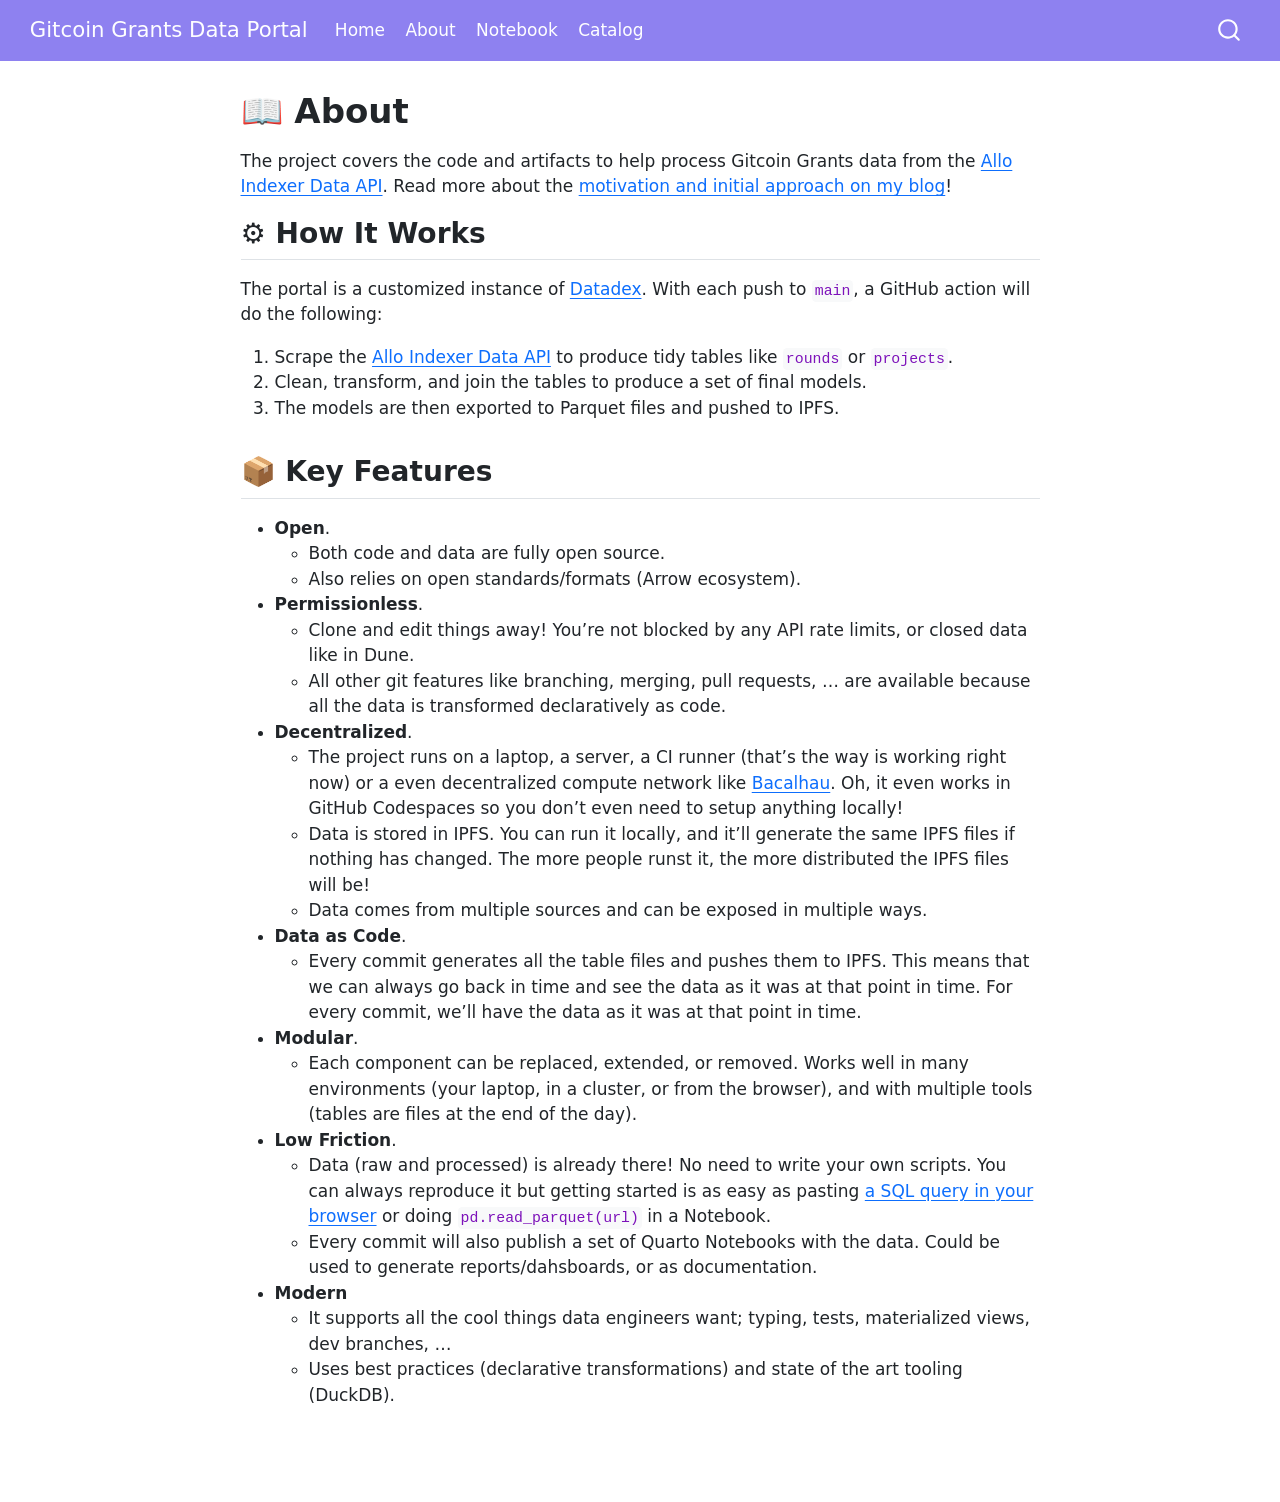
<file: about.html>
<!DOCTYPE html>
<html xmlns="http://www.w3.org/1999/xhtml" lang="en" xml:lang="en"><head>

<meta charset="utf-8">
<meta name="generator" content="quarto-1.4.537">

<meta name="viewport" content="width=device-width, initial-scale=1.0, user-scalable=yes">


<title>Gitcoin Grants Data Portal - 📖 About</title>
<style>
code{white-space: pre-wrap;}
span.smallcaps{font-variant: small-caps;}
div.columns{display: flex; gap: min(4vw, 1.5em);}
div.column{flex: auto; overflow-x: auto;}
div.hanging-indent{margin-left: 1.5em; text-indent: -1.5em;}
ul.task-list{list-style: none;}
ul.task-list li input[type="checkbox"] {
  width: 0.8em;
  margin: 0 0.8em 0.2em -1em; /* quarto-specific, see https://github.com/quarto-dev/quarto-cli/issues/4556 */ 
  vertical-align: middle;
}
</style>


<script src="site_libs/quarto-nav/quarto-nav.js"></script>
<script src="site_libs/quarto-nav/headroom.min.js"></script>
<script src="site_libs/clipboard/clipboard.min.js"></script>
<script src="site_libs/quarto-search/autocomplete.umd.js"></script>
<script src="site_libs/quarto-search/fuse.min.js"></script>
<script src="site_libs/quarto-search/quarto-search.js"></script>
<meta name="quarto:offset" content="./">
<script src="site_libs/quarto-html/quarto.js"></script>
<script src="site_libs/quarto-html/popper.min.js"></script>
<script src="site_libs/quarto-html/tippy.umd.min.js"></script>
<script src="site_libs/quarto-html/anchor.min.js"></script>
<link href="site_libs/quarto-html/tippy.css" rel="stylesheet">
<link href="site_libs/quarto-html/quarto-syntax-highlighting.css" rel="stylesheet" id="quarto-text-highlighting-styles">
<script src="site_libs/bootstrap/bootstrap.min.js"></script>
<link href="site_libs/bootstrap/bootstrap-icons.css" rel="stylesheet">
<link href="site_libs/bootstrap/bootstrap.min.css" rel="stylesheet" id="quarto-bootstrap" data-mode="light">
<script id="quarto-search-options" type="application/json">{
  "location": "navbar",
  "copy-button": false,
  "collapse-after": 3,
  "panel-placement": "end",
  "type": "overlay",
  "limit": 50,
  "keyboard-shortcut": [
    "f",
    "/",
    "s"
  ],
  "show-item-context": false,
  "language": {
    "search-no-results-text": "No results",
    "search-matching-documents-text": "matching documents",
    "search-copy-link-title": "Copy link to search",
    "search-hide-matches-text": "Hide additional matches",
    "search-more-match-text": "more match in this document",
    "search-more-matches-text": "more matches in this document",
    "search-clear-button-title": "Clear",
    "search-text-placeholder": "",
    "search-detached-cancel-button-title": "Cancel",
    "search-submit-button-title": "Submit",
    "search-label": "Search"
  }
}</script>


</head>

<body class="nav-fixed fullcontent">

<div id="quarto-search-results"></div>
  <header id="quarto-header" class="headroom fixed-top">
    <nav class="navbar navbar-expand-lg " data-bs-theme="dark">
      <div class="navbar-container container-fluid">
      <div class="navbar-brand-container mx-auto">
    <a class="navbar-brand" href="./index.html">
    <span class="navbar-title">Gitcoin Grants Data Portal</span>
    </a>
  </div>
            <div id="quarto-search" class="" title="Search"></div>
          <button class="navbar-toggler" type="button" data-bs-toggle="collapse" data-bs-target="#navbarCollapse" aria-controls="navbarCollapse" aria-expanded="false" aria-label="Toggle navigation" onclick="if (window.quartoToggleHeadroom) { window.quartoToggleHeadroom(); }">
  <span class="navbar-toggler-icon"></span>
</button>
          <div class="collapse navbar-collapse" id="navbarCollapse">
            <ul class="navbar-nav navbar-nav-scroll me-auto">
  <li class="nav-item">
    <a class="nav-link" href="./index.html"> 
<span class="menu-text">Home</span></a>
  </li>  
  <li class="nav-item">
    <a class="nav-link active" href="./about.html" aria-current="page"> 
<span class="menu-text">About</span></a>
  </li>  
  <li class="nav-item">
    <a class="nav-link" href="./notebook.html"> 
<span class="menu-text">Notebook</span></a>
  </li>  
  <li class="nav-item">
    <a class="nav-link" href="./catalog.html"> 
<span class="menu-text">Catalog</span></a>
  </li>  
</ul>
          </div> <!-- /navcollapse -->
          <div class="quarto-navbar-tools">
</div>
      </div> <!-- /container-fluid -->
    </nav>
</header>
<!-- content -->
<div id="quarto-content" class="quarto-container page-columns page-rows-contents page-layout-article page-navbar">
<!-- sidebar -->
<!-- margin-sidebar -->
    
<!-- main -->
<main class="content" id="quarto-document-content">

<header id="title-block-header" class="quarto-title-block default">
<div class="quarto-title">
<h1 class="title">📖 About</h1>
</div>



<div class="quarto-title-meta">

    
  
    
  </div>
  


</header>


<p>The project covers the code and artifacts to help process Gitcoin Grants data from the <a href="https://indexer-production.fly.dev/data/">Allo Indexer Data API</a>. Read more about the <a href="https://davidgasquez.github.io/gitcoin-data/">motivation and initial approach on my blog</a>!</p>
<section id="how-it-works" class="level2">
<h2 class="anchored" data-anchor-id="how-it-works">⚙️ How It Works</h2>
<p>The portal is a customized instance of <a href="https://github.com/davidgasquez/datadex">Datadex</a>. With each push to <code>main</code>, a GitHub action will do the following:</p>
<ol type="1">
<li>Scrape the <a href="https://indexer-production.fly.dev/data/">Allo Indexer Data API</a> to produce tidy tables like <code>rounds</code> or <code>projects</code>.</li>
<li>Clean, transform, and join the tables to produce a set of final models.</li>
<li>The models are then exported to Parquet files and pushed to IPFS.</li>
</ol>
</section>
<section id="key-features" class="level2">
<h2 class="anchored" data-anchor-id="key-features">📦 Key Features</h2>
<ul>
<li><strong>Open</strong>.
<ul>
<li>Both code and data are fully open source.</li>
<li>Also relies on open standards/formats (Arrow ecosystem).</li>
</ul></li>
<li><strong>Permissionless</strong>.
<ul>
<li>Clone and edit things away! You’re not blocked by any API rate limits, or closed data like in Dune.</li>
<li>All other git features like branching, merging, pull requests, … are available because all the data is transformed declaratively as code.</li>
</ul></li>
<li><strong>Decentralized</strong>.
<ul>
<li>The project runs on a laptop, a server, a CI runner (that’s the way is working right now) or a even decentralized compute network like <a href="https://www.bacalhau.org/">Bacalhau</a>. Oh, it even works in GitHub Codespaces so you don’t even need to setup anything locally!</li>
<li>Data is stored in IPFS. You can run it locally, and it’ll generate the same IPFS files if nothing has changed. The more people runst it, the more distributed the IPFS files will be!</li>
<li>Data comes from multiple sources and can be exposed in multiple ways.</li>
</ul></li>
<li><strong>Data as Code</strong>.
<ul>
<li>Every commit generates all the table files and pushes them to IPFS. This means that we can always go back in time and see the data as it was at that point in time. For every commit, we’ll have the data as it was at that point in time.</li>
</ul></li>
<li><strong>Modular</strong>.
<ul>
<li>Each component can be replaced, extended, or removed. Works well in many environments (your laptop, in a cluster, or from the browser), and with multiple tools (tables are files at the end of the day).</li>
</ul></li>
<li><strong>Low Friction</strong>.
<ul>
<li>Data (raw and processed) is already there! No need to write your own scripts. You can always reproduce it but getting started is as easy as pasting <a href="https://shell.duckdb.org/">a SQL query in your browser</a> or doing <code>pd.read_parquet(url)</code> in a Notebook.</li>
<li>Every commit will also publish a set of Quarto Notebooks with the data. Could be used to generate reports/dahsboards, or as documentation.</li>
</ul></li>
<li><strong>Modern</strong>
<ul>
<li>It supports all the cool things data engineers want; typing, tests, materialized views, dev branches, …</li>
<li>Uses best practices (declarative transformations) and state of the art tooling (DuckDB).</li>
</ul></li>
</ul>


</section>

</main> <!-- /main -->
<script id="quarto-html-after-body" type="application/javascript">
window.document.addEventListener("DOMContentLoaded", function (event) {
  const toggleBodyColorMode = (bsSheetEl) => {
    const mode = bsSheetEl.getAttribute("data-mode");
    const bodyEl = window.document.querySelector("body");
    if (mode === "dark") {
      bodyEl.classList.add("quarto-dark");
      bodyEl.classList.remove("quarto-light");
    } else {
      bodyEl.classList.add("quarto-light");
      bodyEl.classList.remove("quarto-dark");
    }
  }
  const toggleBodyColorPrimary = () => {
    const bsSheetEl = window.document.querySelector("link#quarto-bootstrap");
    if (bsSheetEl) {
      toggleBodyColorMode(bsSheetEl);
    }
  }
  toggleBodyColorPrimary();  
  const icon = "";
  const anchorJS = new window.AnchorJS();
  anchorJS.options = {
    placement: 'right',
    icon: icon
  };
  anchorJS.add('.anchored');
  const isCodeAnnotation = (el) => {
    for (const clz of el.classList) {
      if (clz.startsWith('code-annotation-')) {                     
        return true;
      }
    }
    return false;
  }
  const clipboard = new window.ClipboardJS('.code-copy-button', {
    text: function(trigger) {
      const codeEl = trigger.previousElementSibling.cloneNode(true);
      for (const childEl of codeEl.children) {
        if (isCodeAnnotation(childEl)) {
          childEl.remove();
        }
      }
      return codeEl.innerText;
    }
  });
  clipboard.on('success', function(e) {
    // button target
    const button = e.trigger;
    // don't keep focus
    button.blur();
    // flash "checked"
    button.classList.add('code-copy-button-checked');
    var currentTitle = button.getAttribute("title");
    button.setAttribute("title", "Copied!");
    let tooltip;
    if (window.bootstrap) {
      button.setAttribute("data-bs-toggle", "tooltip");
      button.setAttribute("data-bs-placement", "left");
      button.setAttribute("data-bs-title", "Copied!");
      tooltip = new bootstrap.Tooltip(button, 
        { trigger: "manual", 
          customClass: "code-copy-button-tooltip",
          offset: [0, -8]});
      tooltip.show();    
    }
    setTimeout(function() {
      if (tooltip) {
        tooltip.hide();
        button.removeAttribute("data-bs-title");
        button.removeAttribute("data-bs-toggle");
        button.removeAttribute("data-bs-placement");
      }
      button.setAttribute("title", currentTitle);
      button.classList.remove('code-copy-button-checked');
    }, 1000);
    // clear code selection
    e.clearSelection();
  });
  function tippyHover(el, contentFn, onTriggerFn, onUntriggerFn) {
    const config = {
      allowHTML: true,
      maxWidth: 500,
      delay: 100,
      arrow: false,
      appendTo: function(el) {
          return el.parentElement;
      },
      interactive: true,
      interactiveBorder: 10,
      theme: 'quarto',
      placement: 'bottom-start',
    };
    if (contentFn) {
      config.content = contentFn;
    }
    if (onTriggerFn) {
      config.onTrigger = onTriggerFn;
    }
    if (onUntriggerFn) {
      config.onUntrigger = onUntriggerFn;
    }
    window.tippy(el, config); 
  }
  const noterefs = window.document.querySelectorAll('a[role="doc-noteref"]');
  for (var i=0; i<noterefs.length; i++) {
    const ref = noterefs[i];
    tippyHover(ref, function() {
      // use id or data attribute instead here
      let href = ref.getAttribute('data-footnote-href') || ref.getAttribute('href');
      try { href = new URL(href).hash; } catch {}
      const id = href.replace(/^#\/?/, "");
      const note = window.document.getElementById(id);
      return note.innerHTML;
    });
  }
  const xrefs = window.document.querySelectorAll('a.quarto-xref');
  const processXRef = (id, note) => {
    // Strip column container classes
    const stripColumnClz = (el) => {
      el.classList.remove("page-full", "page-columns");
      if (el.children) {
        for (const child of el.children) {
          stripColumnClz(child);
        }
      }
    }
    stripColumnClz(note)
    if (id === null || id.startsWith('sec-')) {
      // Special case sections, only their first couple elements
      const container = document.createElement("div");
      if (note.children && note.children.length > 2) {
        container.appendChild(note.children[0].cloneNode(true));
        for (let i = 1; i < note.children.length; i++) {
          const child = note.children[i];
          if (child.tagName === "P" && child.innerText === "") {
            continue;
          } else {
            container.appendChild(child.cloneNode(true));
            break;
          }
        }
        if (window.Quarto?.typesetMath) {
          window.Quarto.typesetMath(container);
        }
        return container.innerHTML
      } else {
        if (window.Quarto?.typesetMath) {
          window.Quarto.typesetMath(note);
        }
        return note.innerHTML;
      }
    } else {
      // Remove any anchor links if they are present
      const anchorLink = note.querySelector('a.anchorjs-link');
      if (anchorLink) {
        anchorLink.remove();
      }
      if (window.Quarto?.typesetMath) {
        window.Quarto.typesetMath(note);
      }
      return note.innerHTML;
    }
  }
  for (var i=0; i<xrefs.length; i++) {
    const xref = xrefs[i];
    tippyHover(xref, undefined, function(instance) {
      instance.disable();
      let url = xref.getAttribute('href');
      let hash = undefined; 
      if (url.startsWith('#')) {
        hash = url;
      } else {
        try { hash = new URL(url).hash; } catch {}
      }
      if (hash) {
        const id = hash.replace(/^#\/?/, "");
        const note = window.document.getElementById(id);
        if (note !== null) {
          try {
            const html = processXRef(id, note.cloneNode(true));
            instance.setContent(html);
          } finally {
            instance.enable();
            instance.show();
          }
        } else {
          // See if we can fetch this
          fetch(url.split('#')[0])
          .then(res => res.text())
          .then(html => {
            const parser = new DOMParser();
            const htmlDoc = parser.parseFromString(html, "text/html");
            const note = htmlDoc.getElementById(id);
            if (note !== null) {
              const html = processXRef(id, note);
              instance.setContent(html);
            } 
          }).finally(() => {
            instance.enable();
            instance.show();
          });
        }
      } else {
        // See if we can fetch a full url (with no hash to target)
        // This is a special case and we should probably do some content thinning / targeting
        fetch(url)
        .then(res => res.text())
        .then(html => {
          const parser = new DOMParser();
          const htmlDoc = parser.parseFromString(html, "text/html");
          const note = htmlDoc.querySelector('main.content');
          if (note !== null) {
            // This should only happen for chapter cross references
            // (since there is no id in the URL)
            // remove the first header
            if (note.children.length > 0 && note.children[0].tagName === "HEADER") {
              note.children[0].remove();
            }
            const html = processXRef(null, note);
            instance.setContent(html);
          } 
        }).finally(() => {
          instance.enable();
          instance.show();
        });
      }
    }, function(instance) {
    });
  }
      let selectedAnnoteEl;
      const selectorForAnnotation = ( cell, annotation) => {
        let cellAttr = 'data-code-cell="' + cell + '"';
        let lineAttr = 'data-code-annotation="' +  annotation + '"';
        const selector = 'span[' + cellAttr + '][' + lineAttr + ']';
        return selector;
      }
      const selectCodeLines = (annoteEl) => {
        const doc = window.document;
        const targetCell = annoteEl.getAttribute("data-target-cell");
        const targetAnnotation = annoteEl.getAttribute("data-target-annotation");
        const annoteSpan = window.document.querySelector(selectorForAnnotation(targetCell, targetAnnotation));
        const lines = annoteSpan.getAttribute("data-code-lines").split(",");
        const lineIds = lines.map((line) => {
          return targetCell + "-" + line;
        })
        let top = null;
        let height = null;
        let parent = null;
        if (lineIds.length > 0) {
            //compute the position of the single el (top and bottom and make a div)
            const el = window.document.getElementById(lineIds[0]);
            top = el.offsetTop;
            height = el.offsetHeight;
            parent = el.parentElement.parentElement;
          if (lineIds.length > 1) {
            const lastEl = window.document.getElementById(lineIds[lineIds.length - 1]);
            const bottom = lastEl.offsetTop + lastEl.offsetHeight;
            height = bottom - top;
          }
          if (top !== null && height !== null && parent !== null) {
            // cook up a div (if necessary) and position it 
            let div = window.document.getElementById("code-annotation-line-highlight");
            if (div === null) {
              div = window.document.createElement("div");
              div.setAttribute("id", "code-annotation-line-highlight");
              div.style.position = 'absolute';
              parent.appendChild(div);
            }
            div.style.top = top - 2 + "px";
            div.style.height = height + 4 + "px";
            div.style.left = 0;
            let gutterDiv = window.document.getElementById("code-annotation-line-highlight-gutter");
            if (gutterDiv === null) {
              gutterDiv = window.document.createElement("div");
              gutterDiv.setAttribute("id", "code-annotation-line-highlight-gutter");
              gutterDiv.style.position = 'absolute';
              const codeCell = window.document.getElementById(targetCell);
              const gutter = codeCell.querySelector('.code-annotation-gutter');
              gutter.appendChild(gutterDiv);
            }
            gutterDiv.style.top = top - 2 + "px";
            gutterDiv.style.height = height + 4 + "px";
          }
          selectedAnnoteEl = annoteEl;
        }
      };
      const unselectCodeLines = () => {
        const elementsIds = ["code-annotation-line-highlight", "code-annotation-line-highlight-gutter"];
        elementsIds.forEach((elId) => {
          const div = window.document.getElementById(elId);
          if (div) {
            div.remove();
          }
        });
        selectedAnnoteEl = undefined;
      };
        // Handle positioning of the toggle
    window.addEventListener(
      "resize",
      throttle(() => {
        elRect = undefined;
        if (selectedAnnoteEl) {
          selectCodeLines(selectedAnnoteEl);
        }
      }, 10)
    );
    function throttle(fn, ms) {
    let throttle = false;
    let timer;
      return (...args) => {
        if(!throttle) { // first call gets through
            fn.apply(this, args);
            throttle = true;
        } else { // all the others get throttled
            if(timer) clearTimeout(timer); // cancel #2
            timer = setTimeout(() => {
              fn.apply(this, args);
              timer = throttle = false;
            }, ms);
        }
      };
    }
      // Attach click handler to the DT
      const annoteDls = window.document.querySelectorAll('dt[data-target-cell]');
      for (const annoteDlNode of annoteDls) {
        annoteDlNode.addEventListener('click', (event) => {
          const clickedEl = event.target;
          if (clickedEl !== selectedAnnoteEl) {
            unselectCodeLines();
            const activeEl = window.document.querySelector('dt[data-target-cell].code-annotation-active');
            if (activeEl) {
              activeEl.classList.remove('code-annotation-active');
            }
            selectCodeLines(clickedEl);
            clickedEl.classList.add('code-annotation-active');
          } else {
            // Unselect the line
            unselectCodeLines();
            clickedEl.classList.remove('code-annotation-active');
          }
        });
      }
  const findCites = (el) => {
    const parentEl = el.parentElement;
    if (parentEl) {
      const cites = parentEl.dataset.cites;
      if (cites) {
        return {
          el,
          cites: cites.split(' ')
        };
      } else {
        return findCites(el.parentElement)
      }
    } else {
      return undefined;
    }
  };
  var bibliorefs = window.document.querySelectorAll('a[role="doc-biblioref"]');
  for (var i=0; i<bibliorefs.length; i++) {
    const ref = bibliorefs[i];
    const citeInfo = findCites(ref);
    if (citeInfo) {
      tippyHover(citeInfo.el, function() {
        var popup = window.document.createElement('div');
        citeInfo.cites.forEach(function(cite) {
          var citeDiv = window.document.createElement('div');
          citeDiv.classList.add('hanging-indent');
          citeDiv.classList.add('csl-entry');
          var biblioDiv = window.document.getElementById('ref-' + cite);
          if (biblioDiv) {
            citeDiv.innerHTML = biblioDiv.innerHTML;
          }
          popup.appendChild(citeDiv);
        });
        return popup.innerHTML;
      });
    }
  }
});
</script>
</div> <!-- /content -->




</body></html>
</file>
<file: site_libs/quarto-html/tippy.css>
.tippy-box[data-animation=fade][data-state=hidden]{opacity:0}[data-tippy-root]{max-width:calc(100vw - 10px)}.tippy-box{position:relative;background-color:#333;color:#fff;border-radius:4px;font-size:14px;line-height:1.4;white-space:normal;outline:0;transition-property:transform,visibility,opacity}.tippy-box[data-placement^=top]>.tippy-arrow{bottom:0}.tippy-box[data-placement^=top]>.tippy-arrow:before{bottom:-7px;left:0;border-width:8px 8px 0;border-top-color:initial;transform-origin:center top}.tippy-box[data-placement^=bottom]>.tippy-arrow{top:0}.tippy-box[data-placement^=bottom]>.tippy-arrow:before{top:-7px;left:0;border-width:0 8px 8px;border-bottom-color:initial;transform-origin:center bottom}.tippy-box[data-placement^=left]>.tippy-arrow{right:0}.tippy-box[data-placement^=left]>.tippy-arrow:before{border-width:8px 0 8px 8px;border-left-color:initial;right:-7px;transform-origin:center left}.tippy-box[data-placement^=right]>.tippy-arrow{left:0}.tippy-box[data-placement^=right]>.tippy-arrow:before{left:-7px;border-width:8px 8px 8px 0;border-right-color:initial;transform-origin:center right}.tippy-box[data-inertia][data-state=visible]{transition-timing-function:cubic-bezier(.54,1.5,.38,1.11)}.tippy-arrow{width:16px;height:16px;color:#333}.tippy-arrow:before{content:"";position:absolute;border-color:transparent;border-style:solid}.tippy-content{position:relative;padding:5px 9px;z-index:1}
</file>
<file: site_libs/quarto-html/quarto-syntax-highlighting.css>
/* quarto syntax highlight colors */
:root {
  --quarto-hl-ot-color: #003B4F;
  --quarto-hl-at-color: #657422;
  --quarto-hl-ss-color: #20794D;
  --quarto-hl-an-color: #5E5E5E;
  --quarto-hl-fu-color: #4758AB;
  --quarto-hl-st-color: #20794D;
  --quarto-hl-cf-color: #003B4F;
  --quarto-hl-op-color: #5E5E5E;
  --quarto-hl-er-color: #AD0000;
  --quarto-hl-bn-color: #AD0000;
  --quarto-hl-al-color: #AD0000;
  --quarto-hl-va-color: #111111;
  --quarto-hl-bu-color: inherit;
  --quarto-hl-ex-color: inherit;
  --quarto-hl-pp-color: #AD0000;
  --quarto-hl-in-color: #5E5E5E;
  --quarto-hl-vs-color: #20794D;
  --quarto-hl-wa-color: #5E5E5E;
  --quarto-hl-do-color: #5E5E5E;
  --quarto-hl-im-color: #00769E;
  --quarto-hl-ch-color: #20794D;
  --quarto-hl-dt-color: #AD0000;
  --quarto-hl-fl-color: #AD0000;
  --quarto-hl-co-color: #5E5E5E;
  --quarto-hl-cv-color: #5E5E5E;
  --quarto-hl-cn-color: #8f5902;
  --quarto-hl-sc-color: #5E5E5E;
  --quarto-hl-dv-color: #AD0000;
  --quarto-hl-kw-color: #003B4F;
}

/* other quarto variables */
:root {
  --quarto-font-monospace: SFMono-Regular, Menlo, Monaco, Consolas, "Liberation Mono", "Courier New", monospace;
}

pre > code.sourceCode > span {
  color: #003B4F;
}

code span {
  color: #003B4F;
}

code.sourceCode > span {
  color: #003B4F;
}

div.sourceCode,
div.sourceCode pre.sourceCode {
  color: #003B4F;
}

code span.ot {
  color: #003B4F;
  font-style: inherit;
}

code span.at {
  color: #657422;
  font-style: inherit;
}

code span.ss {
  color: #20794D;
  font-style: inherit;
}

code span.an {
  color: #5E5E5E;
  font-style: inherit;
}

code span.fu {
  color: #4758AB;
  font-style: inherit;
}

code span.st {
  color: #20794D;
  font-style: inherit;
}

code span.cf {
  color: #003B4F;
  font-style: inherit;
}

code span.op {
  color: #5E5E5E;
  font-style: inherit;
}

code span.er {
  color: #AD0000;
  font-style: inherit;
}

code span.bn {
  color: #AD0000;
  font-style: inherit;
}

code span.al {
  color: #AD0000;
  font-style: inherit;
}

code span.va {
  color: #111111;
  font-style: inherit;
}

code span.bu {
  font-style: inherit;
}

code span.ex {
  font-style: inherit;
}

code span.pp {
  color: #AD0000;
  font-style: inherit;
}

code span.in {
  color: #5E5E5E;
  font-style: inherit;
}

code span.vs {
  color: #20794D;
  font-style: inherit;
}

code span.wa {
  color: #5E5E5E;
  font-style: italic;
}

code span.do {
  color: #5E5E5E;
  font-style: italic;
}

code span.im {
  color: #00769E;
  font-style: inherit;
}

code span.ch {
  color: #20794D;
  font-style: inherit;
}

code span.dt {
  color: #AD0000;
  font-style: inherit;
}

code span.fl {
  color: #AD0000;
  font-style: inherit;
}

code span.co {
  color: #5E5E5E;
  font-style: inherit;
}

code span.cv {
  color: #5E5E5E;
  font-style: italic;
}

code span.cn {
  color: #8f5902;
  font-style: inherit;
}

code span.sc {
  color: #5E5E5E;
  font-style: inherit;
}

code span.dv {
  color: #AD0000;
  font-style: inherit;
}

code span.kw {
  color: #003B4F;
  font-style: inherit;
}

.prevent-inlining {
  content: "</";
}

/*# sourceMappingURL=debc5d5d77c3f9108843748ff7464032.css.map */
</file>
